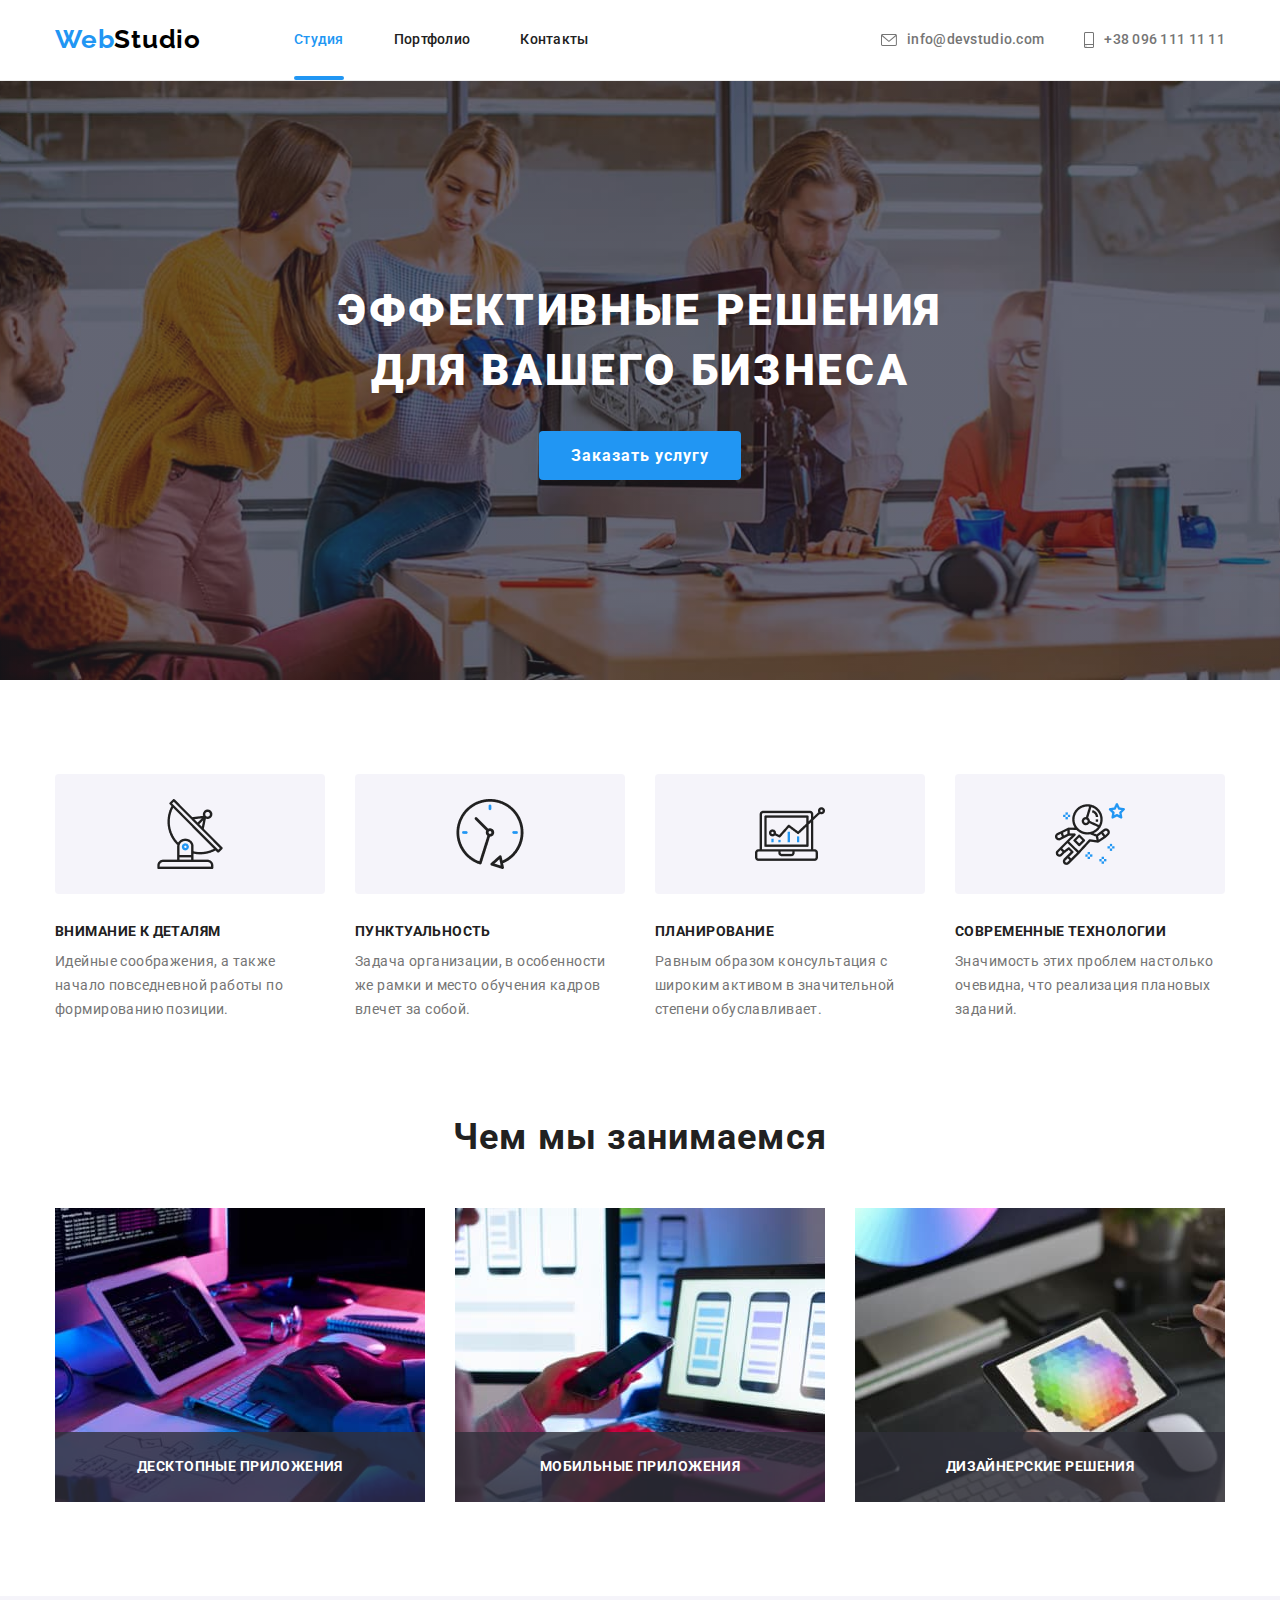
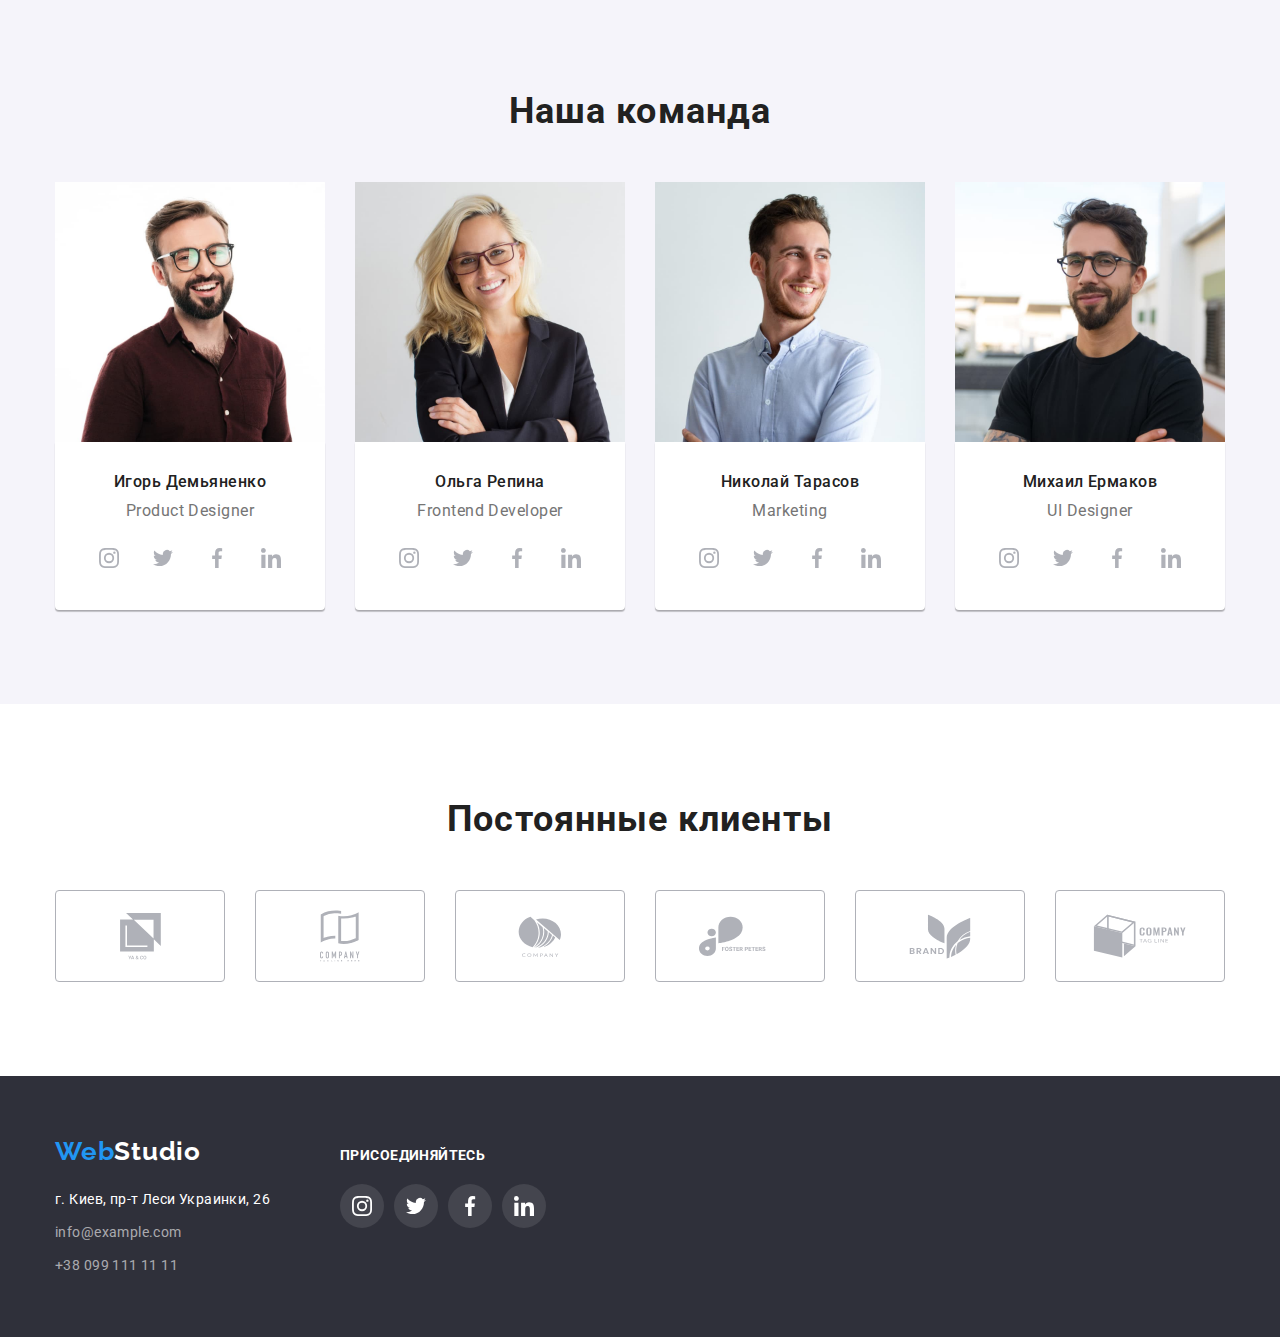
<file: index.html>
<!DOCTYPE html>
<html lang="ru">
  <head>
    <meta charset="UTF-8" />
    <meta http-equiv="X-UA-Compatible" content="IE=edge" />
    <meta name="viewport" content="width=device-width, initial-scale=1.0" />

    <title>WebStudio</title>

    <link rel="preconnect" href="https://fonts.googleapis.com" />
    <link rel="preconnect" href="https://fonts.gstatic.com" crossorigin />
    <link
      href="https://fonts.googleapis.com/css2?family=Raleway:wght@700&family=Roboto:wght@400;500;700;900&display=swap"
      rel="stylesheet"
    />
    <link
      rel="stylesheet"
      href="https://cdnjs.cloudflare.com/ajax/libs/modern-normalize/1.1.0/modern-normalize.css"
      integrity="sha512-Y0MM+V6ymRKN2zStTqzQ227DWhhp4Mzdo6gnlRnuaNCbc+YN/ZH0sBCLTM4M0oSy9c9VKiCvd4Jk44aCLrNS5Q=="
      crossorigin="anonymous"
      referrerpolicy="no-referrer"
    />
    <link rel="stylesheet" href="./css/styles.css" />
  </head>
  <body>
    <header class="header">
      <div class="container">
        <nav class="header-navigation">
          <a href="" class="logo"><span class="accent">Web</span>Studio</a>
          <ul class="header-nav list">
            <li class="item">
              <a href="./index.html" class="header-link link current">Студия</a>
            </li>
            <li class="item">
              <a href="./portfolio.html" class="header-link link">Портфолио</a>
            </li>
            <li class="item">
              <a href="" class="header-link link">Контакты</a>
            </li>
          </ul>
        </nav>
        <ul class="header-list list">
          <li class="header-item">
            <a class="header-mail link" href="mailto:info@devstudio.com"
              ><svg class="header-icon" width="16" height="12">
                <use href="./images/symbol-defs (1).svg#icon-envelope"></use></svg
              >info@devstudio.com</a
            >
          </li>
          <li class="header-item">
            <a class="header-tel link" href="tel:+380961111111"
              ><svg class="header-icon" width="10" height="16">
                <use href="./images/symbol-defs (1).svg#icon-smartphone-"></use></svg
              >+38 096 111 11 11</a
            >
          </li>
        </ul>
      </div>
    </header>
    <main>
      <section class="hero">
        <div class="container">
          <h1 class="hero-title">Эффективные решения для вашего бизнеса</h1>
          <button data-modal-open type="button" class="hero-button">Заказать услугу</button>
        </div>
      </section>
      <section class="description">
        <div class="container">
          <h2 class="description-main-title visually-hidden">Описание</h2>
          <ul class="description-list list">
            <li class="description-item antenna-icon">
              <h3 class="description-title">Внимание к деталям</h3>
              <p class="description-text">
                Идейные соображения, а также начало повседневной работы по формированию позиции.
              </p>
            </li>
            <li class="description-item clock-icon">
              <h3 class="description-title">Пунктуальность</h3>
              <p class="description-text">
                Задача организации, в особенности же рамки и место обучения кадров влечет за собой.
              </p>
            </li>
            <li class="description-item diagram-icon">
              <h3 class="description-title">Планирование</h3>
              <p class="description-text">
                Равным образом консультация с широким активом в значительной степени обуславливает.
              </p>
            </li>
            <li class="description-item astronaut-icon">
              <h3 class="description-title">Современные технологии</h3>
              <p class="description-text">
                Значимость этих проблем настолько очевидна, что реализация плановых заданий.
              </p>
            </li>
          </ul>
        </div>
      </section>
      <section class="examples">
        <div class="container">
          <h2 class="examples-title">Чем мы занимаемся</h2>
          <ul class="examples-list list">
            <li class="examples-item">
              <img
                class="examples-image"
                src="./images/pic1.jpg"
                alt="Верстка"
                width="370"
                height="294"
              />
              <p class="examples-description">десктопные приложения</p>
            </li>
            <li class="examples-item">
              <img
                class="examples-image"
                src="./images/pic2.jpg"
                alt="Мобильное приложение"
                width="370"
                height="294"
              />
              <p class="examples-description">мобильные приложения</p>
            </li>
            <li class="examples-item">
              <img
                class="examples-image"
                src="./images/pic3.jpg"
                alt="Программное обеспечение"
                width="370"
                height="294"
              />
              <p class="examples-description">дизайнерские решения</p>
            </li>
          </ul>
        </div>
      </section>
      <section class="team">
        <div class="container">
          <h2 class="team-main-title">Наша команда</h2>
          <ul class="team-list list">
            <li class="team-item">
              <img
                class="team-image"
                src="./images/photo1.jpg"
                alt="Игорь Демьяненко"
                width="270"
                height="260"
              />
              <div class="team-content">
                <h3 class="team-title">Игорь Демьяненко</h3>
                <p class="team-text">Product Designer</p>
                <ul class="team-soc-list list">
                  <li class="team-soc-item">
                    <a href="" class="team-soc-link">
                      <svg class="team-soc-icon" width="20" height="20">
                        <use href="./images/symbol-defs (1).svg#icon-instagram-"></use></svg
                    ></a>
                  </li>
                  <li class="team-soc-item">
                    <a href="" class="team-soc-link">
                      <svg class="team-soc-icon" width="20" height="20">
                        <use href="./images/symbol-defs (1).svg#icon-twitter-"></use>
                      </svg>
                    </a>
                  </li>
                  <li class="team-soc-item">
                    <a href="" class="team-soc-link">
                      <svg class="team-soc-icon" width="20" height="20">
                        <use href="./images/symbol-defs (1).svg#icon-facebook-"></use>
                      </svg>
                    </a>
                  </li>
                  <li class="team-soc-item">
                    <a href="" class="team-soc-link">
                      <svg class="team-soc-icon" width="20" height="20">
                        <use href="./images/symbol-defs (1).svg#icon-linkedin-"></use>
                      </svg>
                    </a>
                  </li>
                </ul>
              </div>
            </li>
            <li class="team-item">
              <img
                class="team-image"
                src="./images/photo2.jpg"
                alt="Ольга Репина"
                width="270"
                height="260"
              />
              <div class="team-content">
                <h3 class="team-title">Ольга Репина</h3>
                <p class="team-text">Frontend Developer</p>
                <ul class="team-soc-list list">
                  <li class="team-soc-item">
                    <a href="" class="team-soc-link">
                      <svg class="team-soc-icon" width="20" height="20">
                        <use href="./images/symbol-defs (1).svg#icon-instagram-"></use></svg
                    ></a>
                  </li>
                  <li class="team-soc-item">
                    <a href="" class="team-soc-link">
                      <svg class="team-soc-icon" width="20" height="20">
                        <use href="./images/symbol-defs (1).svg#icon-twitter-"></use>
                      </svg>
                    </a>
                  </li>
                  <li class="team-soc-item">
                    <a href="" class="team-soc-link">
                      <svg class="team-soc-icon" width="20" height="20">
                        <use href="./images/symbol-defs (1).svg#icon-facebook-"></use>
                      </svg>
                    </a>
                  </li>
                  <li class="team-soc-item">
                    <a href="" class="team-soc-link">
                      <svg class="team-soc-icon" width="20" height="20">
                        <use href="./images/symbol-defs (1).svg#icon-linkedin-"></use>
                      </svg>
                    </a>
                  </li>
                </ul>
              </div>
            </li>
            <li class="team-item">
              <img
                class="team-image"
                src="./images/photo3.jpg"
                alt="Николай Тарасов"
                width="270"
                height="260"
              />
              <div class="team-content">
                <h3 class="team-title">Николай Тарасов</h3>
                <p class="team-text">Marketing</p>
                <ul class="team-soc-list list">
                  <li class="team-soc-item">
                    <a href="" class="team-soc-link">
                      <svg class="team-soc-icon" width="20" height="20">
                        <use href="./images/symbol-defs (1).svg#icon-instagram-"></use></svg
                    ></a>
                  </li>
                  <li class="team-soc-item">
                    <a href="" class="team-soc-link">
                      <svg class="team-soc-icon" width="20" height="20">
                        <use href="./images/symbol-defs (1).svg#icon-twitter-"></use>
                      </svg>
                    </a>
                  </li>
                  <li class="team-soc-item">
                    <a href="" class="team-soc-link">
                      <svg class="team-soc-icon" width="20" height="20">
                        <use href="./images/symbol-defs (1).svg#icon-facebook-"></use>
                      </svg>
                    </a>
                  </li>
                  <li class="team-soc-item">
                    <a href="" class="team-soc-link">
                      <svg class="team-soc-icon" width="20" height="20">
                        <use href="./images/symbol-defs (1).svg#icon-linkedin-"></use>
                      </svg>
                    </a>
                  </li>
                </ul>
              </div>
            </li>
            <li class="team-item">
              <img
                class="team-image"
                src="./images/photo4.jpg"
                alt="Михаил Ермаков"
                width="270"
                height="260"
              />
              <div class="team-content">
                <h3 class="team-title">Михаил Ермаков</h3>
                <p class="team-text">UI Designer</p>
                <ul class="team-soc-list list">
                  <li class="team-soc-item">
                    <a href="" class="team-soc-link">
                      <svg class="team-soc-icon" width="20" height="20">
                        <use href="./images/symbol-defs (1).svg#icon-instagram-"></use></svg
                    ></a>
                  </li>
                  <li class="team-soc-item">
                    <a href="" class="team-soc-link">
                      <svg class="team-soc-icon" width="20" height="20">
                        <use href="./images/symbol-defs (1).svg#icon-twitter-"></use>
                      </svg>
                    </a>
                  </li>
                  <li class="team-soc-item">
                    <a href="" class="team-soc-link">
                      <svg class="team-soc-icon" width="20" height="20">
                        <use href="./images/symbol-defs (1).svg#icon-facebook-"></use>
                      </svg>
                    </a>
                  </li>
                  <li class="team-soc-item">
                    <a href="" class="team-soc-link">
                      <svg class="team-soc-icon" width="20" height="20">
                        <use href="./images/symbol-defs (1).svg#icon-linkedin-"></use>
                      </svg>
                    </a>
                  </li>
                </ul>
              </div>
            </li>
          </ul>
        </div>
      </section>
      <section class="groups">
        <div class="container">
          <h2 class="groups-title">Постоянные клиенты</h2>
          <ul class="groups-list list">
            <li class="groups-item">
              <a href="" class="groups-link">
                <svg class="groups-icon" width="41" height="46.7">
                  <use href="./images/symbol-defs (1).svg#icon-group-"></use></svg
              ></a>
            </li>
            <li class="groups-item">
              <a href="icon-group-1" class="groups-link">
                <svg class="groups-icon" width="40" height="52">
                  <use href="./images/symbol-defs (1).svg#icon-group-1"></use></svg
              ></a>
            </li>
            <li class="groups-item">
              <a href="" class="groups-link">
                <svg class="groups-icon" width="43.46" height="41.18">
                  <use href="./images/symbol-defs (1).svg#icon-group-2"></use></svg
              ></a>
            </li>
            <li class="groups-item">
              <a href="" class="groups-link">
                <svg class="groups-icon" width="84.44" height="40.62">
                  <use href="./images/symbol-defs (1).svg#icon-group-3"></use></svg
              ></a>
            </li>
            <li class="groups-item">
              <a href="" class="groups-link">
                <svg class="groups-icon" width="62.54" height="45.43">
                  <use href="./images/symbol-defs (1).svg#icon-group-4"></use></svg
              ></a>
            </li>
            <li class="groups-item">
              <a href="" class="groups-link">
                <svg class="groups-icon" width="93.79" height="43.93">
                  <use href="./images/symbol-defs (1).svg#icon-group-5"></use></svg
              ></a>
            </li>
          </ul>
        </div>
      </section>
    </main>
    <footer class="footer">
      <div class="container">
        <div class="footer-content">
          <div class="footer-adress">
            <a href="" class="logo"><span class="accent">Web</span>Studio</a>
            <address class="footer-adress-list">
              <ul class="footer-list list">
                <li class="footer-item">
                  <a
                    class="footer-link"
                    href="https://goo.gl/maps/xiwfKXUequ1vyFDw5"
                    target="blank"
                    rel="noopener, noindex, nofollow "
                  >
                    г. Киев, пр-т Леси Украинки, 26</a
                  >
                </li>
                <li class="footer-item">
                  <a class="footer-mail link" href="mailto:info@example.com">info@example.com</a>
                </li>
                <li class="footer-item">
                  <a class="footer-tel link" href="tel:+380991111111">+38 099 111 11 11</a>
                </li>
              </ul>
            </address>
          </div>
          <div class="soc-network">
            <h3 class="soc-title">присоединяйтесь</h3>
            <ul class="soc-net-list list">
              <li class="soc-item">
                <a href="" class="soc-link">
                  <svg class="soc-icon" width="20" height="20">
                    <use href="./images/symbol-defs (1).svg#icon-instagram-"></use>
                  </svg>
                </a>
              </li>
              <li class="soc-item">
                <a href="" class="soc-link">
                  <svg class="soc-icon" width="20" height="20">
                    <use href="./images/symbol-defs (1).svg#icon-twitter-"></use>
                  </svg>
                </a>
              </li>
              <li class="soc-item">
                <a href="" class="soc-link">
                  <svg class="soc-icon" width="20" height="20">
                    <use href="./images/symbol-defs (1).svg#icon-facebook-"></use>
                  </svg>
                </a>
              </li>
              <li class="soc-item">
                <a href="" class="soc-link">
                  <svg class="soc-icon" width="20" height="20">
                    <use href="./images/symbol-defs (1).svg#icon-linkedin-"></use>
                  </svg>
                </a>
              </li>
            </ul>
          </div>
        </div>
      </div>
    </footer>
    <div class="backdrop is-hidden" data-modal>
      <div class="modal">
        <button data-modal-close type="button" class="modal-close-btn">
          <svg class="icon-close-btn" width="18" height="18">
            <use href="./images/symbol-defs (1).svg#icon-close-button"></use>
          </svg>
        </button>
      </div>
    </div>
    <script src="./js/modal.js"></script>
  </body>
</html>
</file>
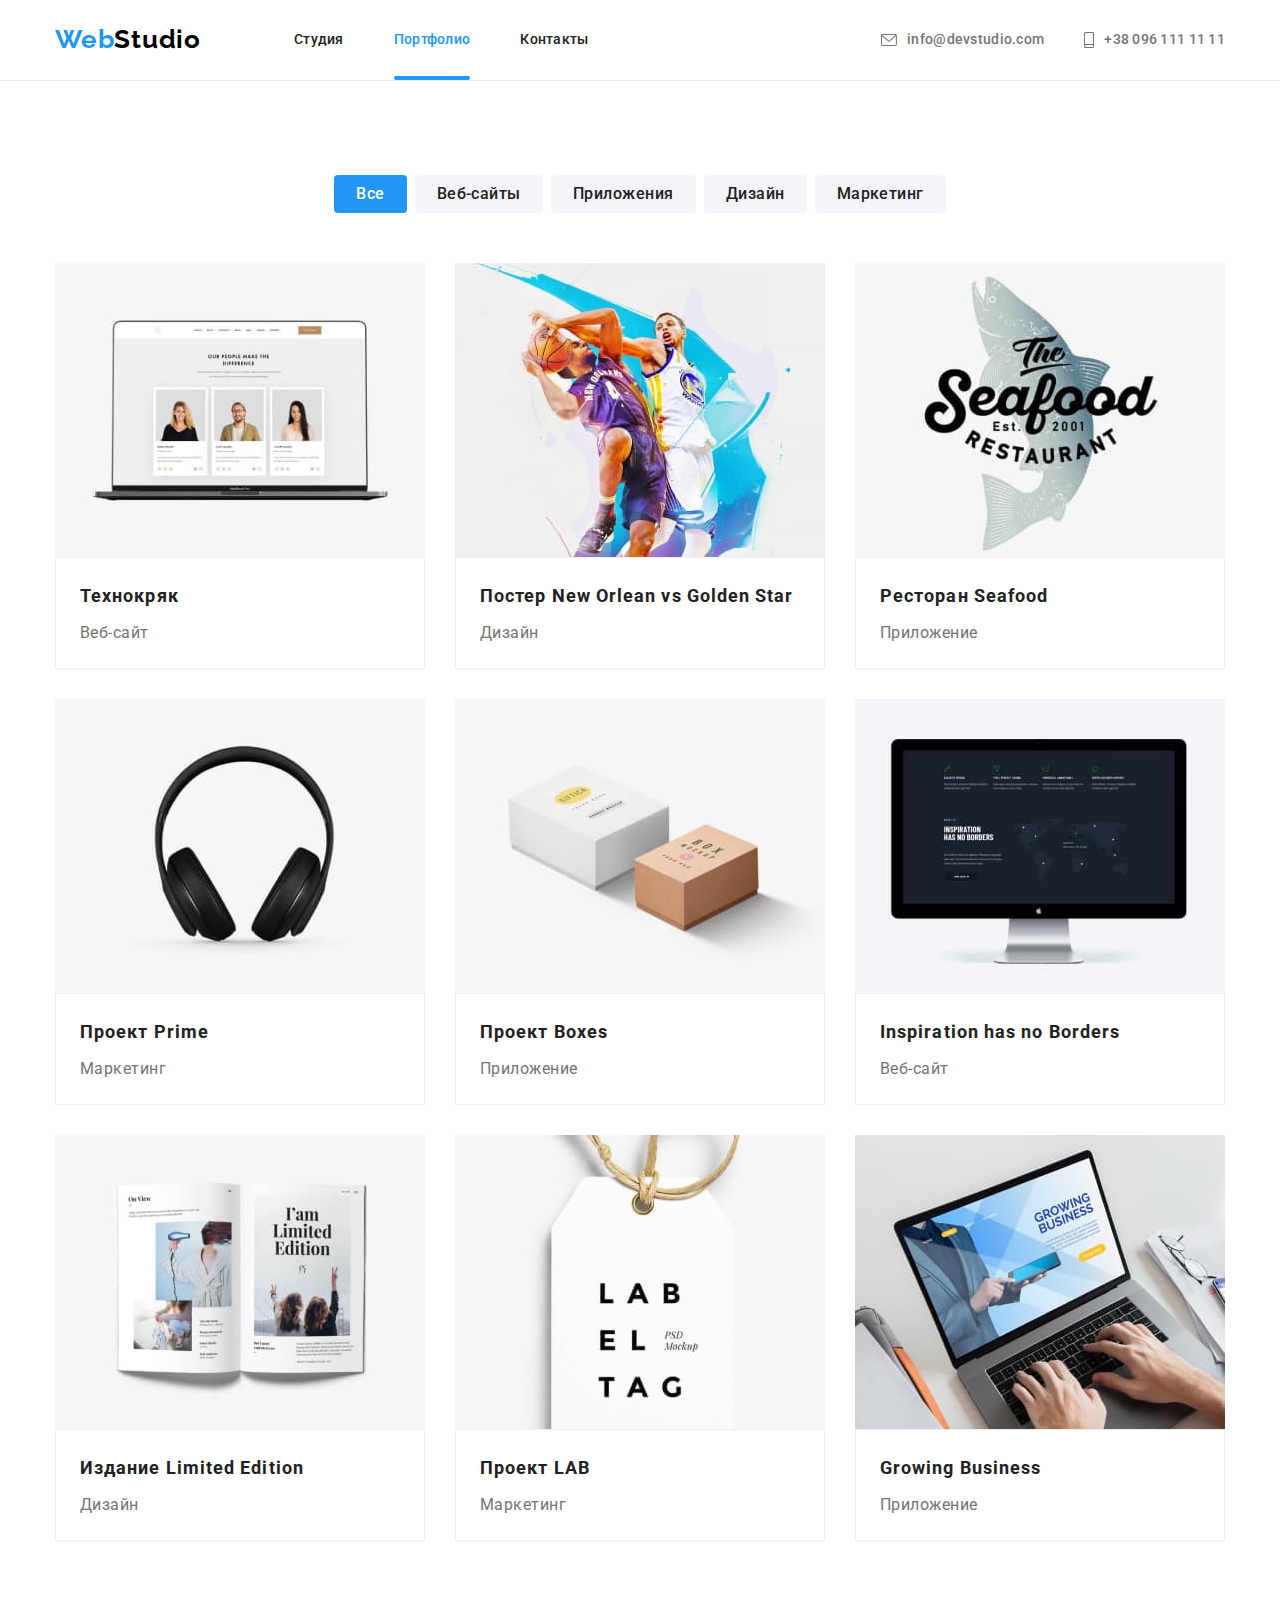
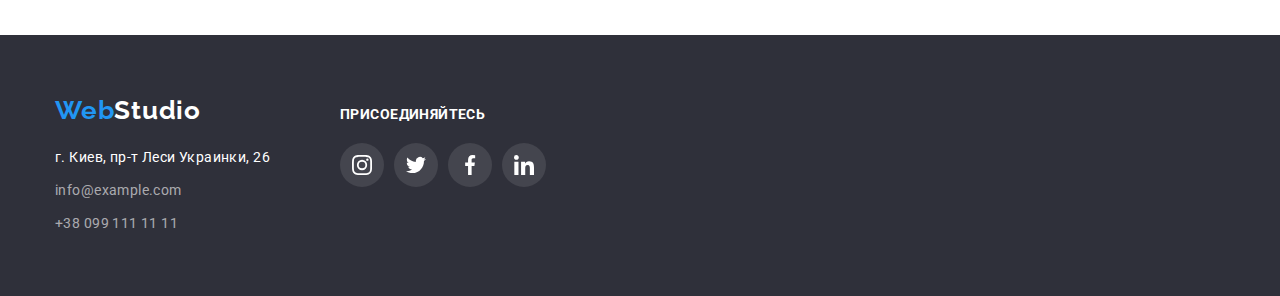
<file: portfolio.html>
<!DOCTYPE html>
<html lang="ru">
  <head>
    <meta charset="UTF-8" />
    <meta http-equiv="X-UA-Compatible" content="IE=edge" />
    <meta name="viewport" content="width=device-width, initial-scale=1.0" />

    <title>Portfolio</title>

    <link rel="preconnect" href="https://fonts.googleapis.com" />
    <link rel="preconnect" href="https://fonts.gstatic.com" crossorigin />
    <link
      href="https://fonts.googleapis.com/css2?family=Raleway:wght@700&family=Roboto:wght@400;500;700;900&display=swap"
      rel="stylesheet"
    />
    <link
      rel="stylesheet"
      href="https://cdnjs.cloudflare.com/ajax/libs/modern-normalize/1.1.0/modern-normalize.css"
      integrity="sha512-Y0MM+V6ymRKN2zStTqzQ227DWhhp4Mzdo6gnlRnuaNCbc+YN/ZH0sBCLTM4M0oSy9c9VKiCvd4Jk44aCLrNS5Q=="
      crossorigin="anonymous"
      referrerpolicy="no-referrer"
    />
    <link rel="stylesheet" href="./css/styles.css" />
  </head>
  <body>
    <header class="header">
      <div class="container">
        <nav class="header-navigation">
          <a href="" class="logo"><span class="accent">Web</span>Studio</a>
          <ul class="header-nav list">
            <li class="item">
              <a href="./index.html" class="header-link link">Студия</a>
            </li>
            <li class="item">
              <a href="./portfolio.html" class="header-link link current">Портфолио</a>
            </li>
            <li class="item">
              <a href="" class="header-link link">Контакты</a>
            </li>
          </ul>
        </nav>
        <ul class="header-list list">
          <li class="header-item">
            <a class="header-mail link" href="mailto:info@devstudio.com"
              ><svg class="header-icon" width="16" height="12">
                <use href="./images/symbol-defs (1).svg#icon-envelope"></use></svg
              >info@devstudio.com</a
            >
          </li>
          <li class="header-item">
            <a class="header-tel link" href="tel:+380961111111"
              ><svg class="header-icon" width="10" height="16">
                <use href="./images/symbol-defs (1).svg#icon-smartphone-"></use></svg
              >+38 096 111 11 11</a
            >
          </li>
        </ul>
      </div>
    </header>
    <main>
      <section class="portfolio">
        <div class="container">
          <h1 class="portfolio-main-title visually-hidden">portfolio</h1>
          <ul class="portfolio-list-btn list">
            <li class="portfolio-item">
              <button type="button" class="button current">Все</button>
            </li>
            <li class="portfolio-item">
              <button type="button" class="button">Веб-сайты</button>
            </li>
            <li class="portfolio-item">
              <button type="button" class="button">Приложения</button>
            </li>
            <li class="portfolio-item">
              <button type="button" class="button">Дизайн</button>
            </li>
            <li class="portfolio-item">
              <button type="button" class="button">Маркетинг</button>
            </li>
          </ul>

          <ul class="portfolio-list-link list">
            <li class="portfolio-card-item">
              <a href="" class="portfolio-link link">
                <div class="img-wrap">
                  <img
                    class="img"
                    src="./images/portfolio/portfolio-1.jpg"
                    alt="Главная страница сайта"
                    width="370"
                    height="294"
                  />
                  <p class="img-text">
                    Ресурс предлагает комплексные предложения с разным уровнем функционала и
                    сервисов. Все это позволит посетителю получить исчерпывающие сведения о компании
                    или частном лице.
                  </p>
                </div>
                <div class="card-content">
                  <h2 class="portfolio-title">Технокряк</h2>
                  <p class="portfolio-text">Веб-сайт</p>
                </div>
              </a>
            </li>
            <li class="portfolio-card-item">
              <a href="" class="portfolio-link link">
                <div class="img-wrap">
                  <img
                    class="img"
                    src="./images/portfolio/portfolio-2.jpg"
                    alt="постер баскетбольного матча"
                    width="370"
                    height="294"
                  />
                  <p class="img-text">
                    Ресурс предлагает комплексные предложения с разным уровнем функционала и
                    сервисов. Все это позволит посетителю получить исчерпывающие сведения о компании
                    или частном лице.
                  </p>
                </div>
                <div class="card-content">
                  <h2 class="portfolio-title">Постер New Orlean vs Golden Star</h2>
                  <p class="portfolio-text">Дизайн</p>
                </div>
              </a>
            </li>
            <li class="portfolio-card-item">
              <a href="" class="portfolio-link link">
                <div class="img-wrap">
                  <img
                    class="img"
                    src="./images/portfolio/portfolio-3.jpg"
                    alt="логотип ресторана рыба"
                    width="370"
                    height="294"
                  />
                  <p class="img-text">
                    Ресурс предлагает комплексные предложения с разным уровнем функционала и
                    сервисов. Все это позволит посетителю получить исчерпывающие сведения о компании
                    или частном лице.
                  </p>
                </div>
                <div class="card-content">
                  <h2 class="portfolio-title">Ресторан Seafood</h2>
                  <p class="portfolio-text">Приложение</p>
                </div>
              </a>
            </li>
            <li class="portfolio-card-item">
              <a href="" class="portfolio-link link">
                <div class="img-wrap">
                  <img
                    class="img"
                    src="./images/portfolio/portfolio-4.jpg"
                    alt="наушники"
                    width="370"
                    height="294"
                  />
                  <p class="img-text">
                    Ресурс предлагает комплексные предложения с разным уровнем функционала и
                    сервисов. Все это позволит посетителю получить исчерпывающие сведения о компании
                    или частном лице.
                  </p>
                </div>
                <div class="card-content">
                  <h2 class="portfolio-title">Проект Prime</h2>
                  <p class="portfolio-text">Маркетинг</p>
                </div>
              </a>
            </li>
            <li class="portfolio-card-item">
              <a href="" class="portfolio-link link">
                <div class="img-wrap">
                  <img
                    class="img"
                    src="./images/portfolio/portfolio-5.jpg"
                    alt="две коробки"
                    width="370"
                    height="294"
                  />
                  <p class="img-text">
                    Ресурс предлагает комплексные предложения с разным уровнем функционала и
                    сервисов. Все это позволит посетителю получить исчерпывающие сведения о компании
                    или частном лице.
                  </p>
                </div>
                <div class="card-content">
                  <h2 class="portfolio-title">Проект Boxes</h2>
                  <p class="portfolio-text">Приложение</p>
                </div>
              </a>
            </li>
            <li class="portfolio-card-item">
              <a href="" class="portfolio-link link">
                <div class="img-wrap">
                  <img
                    class="img"
                    src="./images/portfolio/portfolio-6.jpg"
                    alt="картинка на компьтере с границами
              континентов "
                    width="370"
                    height="294"
                  />
                  <p class="img-text">
                    Ресурс предлагает комплексные предложения с разным уровнем функционала и
                    сервисов. Все это позволит посетителю получить исчерпывающие сведения о компании
                    или частном лице.
                  </p>
                </div>
                <div class="card-content">
                  <h2 class="portfolio-title">Inspiration has no Borders</h2>
                  <p class="portfolio-text">Веб-сайт</p>
                </div>
              </a>
            </li>
            <li class="portfolio-card-item">
              <a href="" class="portfolio-link link">
                <div class="img-wrap">
                  <img
                    class="img"
                    src="./images/portfolio/portfolio-7.jpg"
                    alt="брошура с картинками"
                    width="370"
                    height="294"
                  />
                  <p class="img-text">
                    Ресурс предлагает комплексные предложения с разным уровнем функционала и
                    сервисов. Все это позволит посетителю получить исчерпывающие сведения о компании
                    или частном лице.
                  </p>
                </div>
                <div class="card-content">
                  <h2 class="portfolio-title">Издание Limited Edition</h2>
                  <p class="portfolio-text">Дизайн</p>
                </div>
              </a>
            </li>
            <li class="portfolio-card-item">
              <a href="" class="portfolio-link link">
                <div class="img-wrap">
                  <img
                    class="img"
                    src="./images/portfolio/portfolio-8.jpg"
                    alt="ярлык на веревке"
                    width="370"
                    height="294"
                  />
                  <p class="img-text">
                    Ресурс предлагает комплексные предложения с разным уровнем функционала и
                    сервисов. Все это позволит посетителю получить исчерпывающие сведения о компании
                    или частном лице.
                  </p>
                </div>
                <div class="card-content">
                  <h2 class="portfolio-title">Проект LAB</h2>
                  <p class="portfolio-text">Маркетинг</p>
                </div>
              </a>
            </li>
            <li class="portfolio-card-item">
              <a href="" class="portfolio-link link">
                <div class="img-wrap">
                  <img
                    class="img"
                    src="./images/portfolio/portfolio-9.jpg"
                    alt="работа за ноутбуком"
                    width="370"
                    height="294"
                  />
                  <p class="img-text">
                    Ресурс предлагает комплексные предложения с разным уровнем функционала и
                    сервисов. Все это позволит посетителю получить исчерпывающие сведения о компании
                    или частном лице.
                  </p>
                </div>
                <div class="card-content">
                  <h2 class="portfolio-title">Growing Business</h2>
                  <p class="portfolio-text">Приложение</p>
                </div>
              </a>
            </li>
          </ul>
        </div>
      </section>
    </main>
    <footer class="footer">
      <div class="container">
        <div class="footer-content">
          <div class="footer-adress">
            <a href="" class="logo"><span class="accent">Web</span>Studio</a>
            <address class="footer-adress-list">
              <ul class="footer-list list">
                <li class="footer-item">
                  <a
                    class="footer-link"
                    href="https://goo.gl/maps/xiwfKXUequ1vyFDw5"
                    target="blank"
                    rel="noopener, noindex, nofollow "
                  >
                    г. Киев, пр-т Леси Украинки, 26</a
                  >
                </li>
                <li class="footer-item">
                  <a class="footer-mail link" href="mailto:info@example.com">info@example.com</a>
                </li>
                <li class="footer-item">
                  <a class="footer-tel link" href="tel:+380991111111">+38 099 111 11 11</a>
                </li>
              </ul>
            </address>
          </div>
          <div class="soc-network">
            <h3 class="soc-title">присоединяйтесь</h3>
            <ul class="soc-net-list list">
              <li class="soc-item">
                <a href="" class="soc-link">
                  <svg class="soc-icon" width="20" height="20">
                    <use href="./images/symbol-defs (1).svg#icon-instagram-"></use>
                  </svg>
                </a>
              </li>
              <li class="soc-item">
                <a href="" class="soc-link">
                  <svg class="soc-icon" width="20" height="20">
                    <use href="./images/symbol-defs (1).svg#icon-twitter-"></use>
                  </svg>
                </a>
              </li>
              <li class="soc-item">
                <a href="" class="soc-link">
                  <svg class="soc-icon" width="20" height="20">
                    <use href="./images/symbol-defs (1).svg#icon-facebook-"></use>
                  </svg>
                </a>
              </li>
              <li class="soc-item">
                <a href="" class="soc-link">
                  <svg class="soc-icon" width="20" height="20">
                    <use href="./images/symbol-defs (1).svg#icon-linkedin-"></use>
                  </svg>
                </a>
              </li>
            </ul>
          </div>
        </div>
      </div>
    </footer>
  </body>
</html>
</file>
<file: css/styles.css>
:root {
  --title-color: #212121;
  --accent-color: #2196f3;
  --primary-text-color: #757575;
  --primary-white-color: #ffffff;
  --section-size: 94px;
}
body {
  font-family: 'Roboto', sans-serif;
  color: #757575;
  background-color: var(--primary-white-color);
  font-size: 14px;
}
h1,
h2,
h3,
h4,
h5,
h6,
p {
  margin: 0;
}
ul,
ol {
  margin: 0;
  padding-left: 0;
}
img {
  display: block;
  width: 100%;
}
.container {
  width: 1200px;
  padding-left: 15px;
  padding-right: 15px;
  margin: 0 auto;
}
.link {
  text-decoration: none;
}
.link:hover,
.link:focus {
  color: var(--accent-color);
}
.list {
  list-style: none;
}
.visually-hidden {
  position: absolute;
  white-space: nowrap;
  width: 1px;
  height: 1px;
  overflow: hidden;
  border: 0;
  padding: 0;
  clip: rect(0 0 0 0);
  clip-path: inset(50%);
  margin: -1px;
}
/* ----------------------------------------------header--------------------------------------------------- */
.header {
  border-bottom: 1px solid #ececec;
}
.header > .container {
  display: flex;
  align-items: center;
}
.header-navigation {
  display: flex;
  align-items: center;
}
.container > .logo {
  margin-right: 93px;
}
.logo {
  font-family: 'Raleway';
  font-weight: 700;
  font-size: 26px;
  line-height: 1.2;
  letter-spacing: 0.03em;
  color: var(--accent-color);
  color: #000000;
  text-decoration: none;
}
.header-nav {
  display: flex;
  align-items: center;
}
.logo {
  margin-right: 93px;
}
.header-nav .item:not(:last-child) {
  margin-right: 50px;
}
.header-list {
  display: flex;
  margin-left: auto;
}
.header-list .header-item + .header-item {
  margin-left: 40px;
}
.header-link {
  display: inline-block;
  padding: 32px 0;
  align-items: center;
  font-family: inherit;
  font-weight: 500;
  font-size: 14px;
  line-height: 1.14;
  letter-spacing: 0.02em;
  color: #212121;
  transition-property: color;
  transition-duration: 250ms;
  transition-timing-function: cubic-bezier(0.4, 0, 0.2, 1);
}
.header-link.current {
  position: relative;
  color: var(--accent-color);
}
.header-link.current::after {
  content: '';
  position: absolute;
  left: 0;
  bottom: 0;
  display: block;
  width: 100%;
  height: 4px;
  border-radius: 2px;
  background-color: var(--accent-color);
}
.accent {
  color: var(--accent-color);
}
.header-mail,
.header-tel {
  display: flex;
  align-items: center;
  padding: 32px 0;
  font-weight: 500;
  font-size: 14px;
  line-height: 1.14;
  letter-spacing: 0.02em;
  color: var(--primary-text-color);
  transition-property: color;
  transition-duration: 250ms;
  transition-timing-function: cubic-bezier(0.4, 0, 0.2, 1);
}
.header-icon {
  fill: currentColor;
  margin-right: 10px;
}

/*---------------------------------------------- hero------------------------------------------------------ */
.hero {
  position: relative;
  background: #c4c4c4;
  padding-top: 200px;
  padding-bottom: 200px;
  text-align: center;
  background-image: linear-gradient(rgba(47, 48, 58, 0.4), rgba(47, 48, 58, 0.4)),
    url(../images/bg-hero.jpg);
  background-size: cover;
  background-repeat: no-repeat;
  background-position: center;
  max-width: 1600px;
  margin: 0 auto;
}

.hero-title {
  margin: auto;
  width: 696px;
  margin-bottom: 30px;
  font-weight: 900;
  font-size: 44px;
  line-height: 1.36;
  letter-spacing: 0.06em;
  text-transform: uppercase;
  color: var(--primary-white-color);
}
.hero-button {
  font-family: inherit;
  font-weight: 700;
  font-size: 16px;
  line-height: 1.86;
  display: inline-block;
  align-items: center;
  text-align: center;
  letter-spacing: 0.06em;
  color: var(--primary-white-color);
  background: var(--accent-color);
  cursor: pointer;
  padding: 10px 32px;
  border-radius: 4px;
  border: none;
}

/* ----------------------------------------------description-------------------------------------------------*/
.description {
  padding-top: var(--section-size);
  padding-bottom: var(--section-size);
}
.description-title {
  font-weight: 700;
  font-size: 14px;
  line-height: 1.14;
  letter-spacing: 0.03em;
  text-transform: uppercase;
  color: var(--title-color);
  margin-bottom: 10px;
}
.description-list {
  display: flex;
  align-items: center;
}
.description-item:not(:last-child) {
  margin-right: 30px;
}
.description-item::before {
  display: block;
  content: '';
  height: 120px;
  background-color: #f5f4fa;
  margin-bottom: 30px;
  background-repeat: no-repeat;
  background-position: center;
  border-radius: 4px;
}
.antenna-icon::before {
  background-image: url(../images/antenna.png);
}
.clock-icon::before {
  background-image: url(../images/clock.png);
}
.diagram-icon::before {
  background-image: url(../images/diagram.png);
}
.astronaut-icon::before {
  background-image: url(../images/astronaut.png);
}
.description-text {
  width: 270px;
  font-weight: 400;
  font-size: 14px;
  line-height: 1.71;
  letter-spacing: 0.03em;
  color: var(--primary-text-color);
}

/* ---------------------------------------------examples----------------------------------------------------*/
.examples {
  padding-bottom: var(--section-size);
}
.examples-list {
  display: flex;
  justify-content: space-between;
}
.examples-title,
.team-main-title {
  font-weight: 700;
  font-size: 36px;
  line-height: 1.17;
  text-align: center;
  letter-spacing: 0.03em;
  color: var(--title-color);
  margin-bottom: 50px;
}
.examples-item {
  position: relative;
}
.examples-description {
  position: absolute;
  left: 0;
  bottom: 0;
  display: flex;
  justify-content: center;
  align-items: center;
  width: 100%;
  height: 70px;
  font-weight: 700;
  font-size: 14px;
  line-height: 1.14;
  letter-spacing: 0.03em;
  text-transform: uppercase;
  background: rgba(47, 48, 58, 0.8);
  color: var(--primary-white-color);
}

/* -----------------------------------------------team------------------------------------------------------ */
.team {
  max-width: 1600px;
  margin: auto;
  background-color: #f5f4fa;
  padding-top: var(--section-size);
  padding-bottom: var(--section-size);
}
.team-main-title {
  margin-bottom: 50px;
}
.team-list {
  display: flex;
}
.team-item:not(:last-child) {
  margin-right: 30px;
}

.team-content {
  text-align: center;
  padding-top: 30px;
  padding-bottom: 30px;
  background-color: var(--primary-white-color);
  box-shadow: 0px 1px 1px rgba(0, 0, 0, 0.14), 0px 2px 1px rgba(0, 0, 0, 0.2);
  border-radius: 0px 0px 4px 4px;
}
.team-title {
  font-weight: 500;
  font-size: 16px;
  line-height: 1.19;
  letter-spacing: 0.03em;
  color: #212121;
  margin-bottom: 10px;
}
.team-text {
  font-weight: 400;
  font-size: 16px;
  line-height: 1.19;
  letter-spacing: 0.03em;
  color: var(--primary-text-color);
  margin-bottom: 16px;
}
.team-soc-list {
  display: flex;
  justify-content: center;
}
.team-soc-item + .team-soc-item {
  margin-left: 10px;
}
.team-soc-link {
  width: 44px;
  height: 44px;
  border-radius: 50%;
  display: flex;
  justify-content: center;
  align-items: center;
  transition-property: background-color;
  transition-duration: 250ms;
  transition-timing-function: cubic-bezier(0.4, 0, 0.2, 1);
}
.team-soc-link:hover {
  background-color: var(--accent-color);
}
.team-soc-link:focus {
  background-color: var(--accent-color);
}
.team-soc-icon {
  fill: #afb1b8;
  transition: fill 250ms;
}
.team-soc-link:hover .team-soc-icon {
  fill: var(--primary-white-color);
}
.team-soc-link:focus .team-soc-icon {
  fill: var(--primary-white-color);
}
/*-------------------------------------------------groups---------------------------------------------------*/
.groups {
  padding-top: var(--section-size);
  padding-bottom: var(--section-size);
  text-align: center;
}
.groups-title {
  font-style: normal;
  font-weight: 700;
  font-size: 36px;
  line-height: 1.167;
  text-align: center;
  letter-spacing: 0.03em;
  color: var(--title-color);
  margin-bottom: 50px;
}
.groups-list {
  display: flex;
  justify-content: center;
}
.groups-item + .groups-item {
  margin-left: 30px;
}
.groups-link {
  width: 170px;
  height: 92px;
  display: flex;
  justify-content: center;
  align-items: center;
  border: 1px Solid #afb1b8;
  box-sizing: border-box;
  border-radius: 4px;
  transition-property: border-color;
  transition-duration: 250ms;
  transition-timing-function: cubic-bezier(0.4, 0, 0.2, 1);
}
.groups-link:hover {
  border-color: var(--accent-color);
}
.groups-link:focus {
  border-color: var(--accent-color);
}
.groups-icon {
  fill: #afb1b8;
  transition-property: fill;
  transition-duration: 250ms;
  transition-timing-function: cubic-bezier(0.4, 0, 0.2, 1);
}
.groups-link:hover .groups-icon {
  fill: var(--accent-color);
}
.groups-link:focus .groups-icon {
  border-color: var(--accent-color);
}
/*-------------------------------------------------footer--------------------------------------------------- */
.footer {
  background-color: #2f303a;
  padding-top: 60px;
  padding-bottom: 60px;
  max-width: 1600px;
  margin: 0 auto;
}
.footer-content {
  display: flex;
  align-items: baseline;
}
.footer-list {
  display: inline-block;
}
.footer-item:not(:last-child) {
  margin-bottom: 9px;
}
.footer-link,
.footer-tel,
.footer-mail {
  font-weight: 400;
  font-style: normal;
  font-size: 14px;
  line-height: 1.71;
  letter-spacing: 0.03em;
  text-decoration: none;
}
.footer-link {
  color: var(--primary-white-color);
}
.footer-tel,
.footer-mail {
  color: rgba(255, 255, 255, 0.6);
  transition-property: color;
  transition-duration: 250ms;
  transition-timing-function: cubic-bezier(0.4, 0, 0.2, 1);
}
.footer .logo {
  display: inline-block;
  margin-right: 0;
  margin-bottom: 20px;
  color: var(--primary-white-color);
}
.soc-network {
  display: inline-block;
  margin-left: 70px;
}
.soc-title {
  font-size: 14px;
  line-height: 1.14;
  letter-spacing: 0.03em;
  color: var(--primary-white-color);
  margin-bottom: 20px;
  text-transform: uppercase;
}
.soc-net-list {
  display: flex;
}
.soc-item + .soc-item {
  margin-left: 10px;
}
.soc-link:hover {
  background-color: var(--accent-color);
}
.soc-link:focus {
  background-color: var(--accent-color);
}
.soc-link {
  width: 44px;
  height: 44px;
  background-color: #44454e;
  border-radius: 50%;
  display: flex;
  justify-content: center;
  align-items: center;
  transition-property: background-color;
  transition-duration: 250ms;
  transition-timing-function: cubic-bezier(0.4, 0, 0.2, 1);
}
.soc-icon {
  fill: var(--primary-white-color);
}
/*-----------------------------------------------modal-container-------------------------------------------*/
.backdrop {
  position: fixed;
  top: 0;
  width: 100%;
  height: 100%;
  background: rgba(0, 0, 0, 0.2);
  transition: opacity 250ms, visibility 250ms;
}
.backdrop.is-hidden .modal {
  transform: scale(0.5);
}
.modal {
  position: absolute;
  top: 50%;
  left: 50%;
  transform: translate(-50%, -50%) scale(1);
  transition: transform 250ms;
  min-width: 528px;
  min-height: 581px;
  background-color: var(--primary-white-color);
  border-radius: 4px;
}
.modal-close-btn {
  position: absolute;
  top: 8px;
  right: 8px;
  min-width: 30px;
  min-height: 30px;
  border-radius: 50%;
  border: 1px solid rgba(0, 0, 0, 0.1);
  color: #000000;
  background-color: var(--primary-white-color);
}
.icon-close-btn {
  position: absolute;
  top: 50%;
  left: 50%;
  transform: translate(-50%, -50%);
}
.is-hidden {
  visibility: hidden;
  opacity: 0;
  pointer-events: none;
}
/* ------------------------------------------------portfolio------------------------------------------------*/
.portfolio {
  padding-top: var(--section-size);
  padding-bottom: var(--section-size);
}
.portfolio-list-btn {
  display: flex;
  align-items: center;
  justify-content: center;
  margin-bottom: 50px;
}
.portfolio-item:not(:last-child) {
  margin-right: 8px;
}
.portfolio-item .button.current {
  color: var(--primary-white-color);
  background-color: var(--accent-color);
}
.button {
  display: inline-block;
  padding: 6px 22px;
  font-weight: 500;
  font-size: 16px;
  line-height: 1.6;
  text-align: center;
  text-decoration: none;
  letter-spacing: 0.03em;
  color: #212121;
  background: #f5f4fa;
  cursor: pointer;
  border-radius: 4px;
  border: none;
  transition-property: color, background-color, box-shadow;
  transition-duration: 250ms;
  transition-timing-function: cubic-bezier(0.4, 0, 0.2, 1);
}
.button:hover,
.button:focus {
  color: var(--primary-white-color);
  background-color: var(--accent-color);
  box-shadow: 0px 3px 1px rgba(0, 0, 0, 0.1), 0px 1px 2px rgba(0, 0, 0, 0.08),
    0px 2px 2px rgba(0, 0, 0, 0.12);
}
.portfolio-list-link {
  display: flex;
  flex-wrap: wrap;
  margin-left: -30px;
  margin-bottom: -30px;
}
.portfolio-list-link > .portfolio-card-item {
  flex-basis: calc(100% / 3- 30px);
  margin-left: 30px;
  margin-bottom: 30px;
}
.img-wrap {
  position: relative;
  overflow: hidden;
}
.img-text {
  position: absolute;
  top: 0;
  height: 100%;
  padding: 63px 24px;
  font-weight: 400;
  font-size: 18px;
  line-height: 1.56;
  letter-spacing: 0.03em;
  background-color: rgba(33, 150, 243, 0.9);
  color: var(--primary-white-color);
  transform: translateY(100%);
  transition: transform 250ms linear;
  transition-property: box-shadow;
}
.portfolio-card-item {
  transition-property: box-shadow;
  transition-duration: 250ms;
}
.portfolio-card-item:hover .img-text {
  transform: translate(0);
}
.portfolio-card-item:hover {
  box-shadow: 0px 1px 1px rgba(0, 0, 0, 0.12), 0px 4px 4px rgba(0, 0, 0, 0.06),
    1px 4px 6px rgba(0, 0, 0, 0.16);
}
.card-content {
  padding: 20px 24px;
  border: 1px solid #eee;
}
.portfolio-title {
  margin-bottom: 4px;
  font-weight: 700;
  font-size: 18px;
  line-height: 2;
  letter-spacing: 0.06em;
  color: var(--title-color);
}
.portfolio-text {
  font-family: inherit;
  font-size: 16px;
  line-height: 1.88;
  letter-spacing: 0.03em;
  color: var(--primary-text-color);
}
</file>
